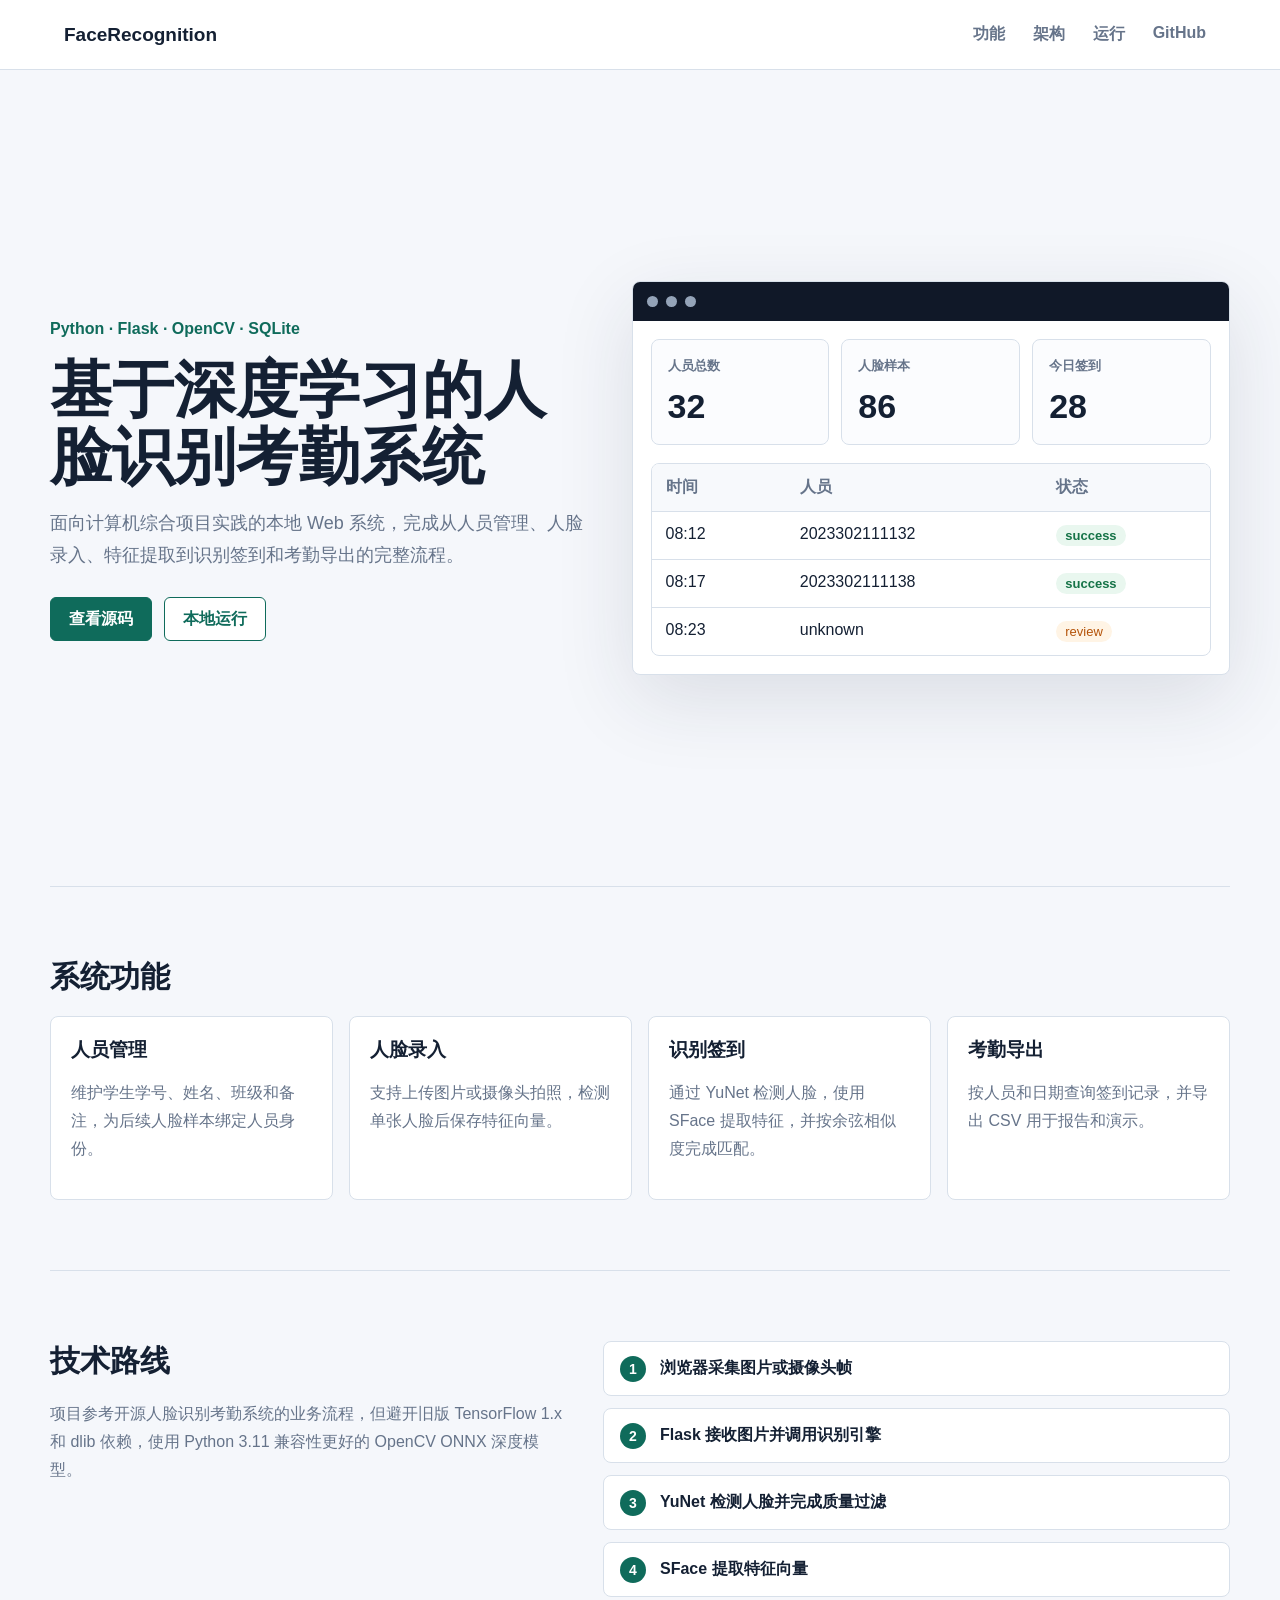
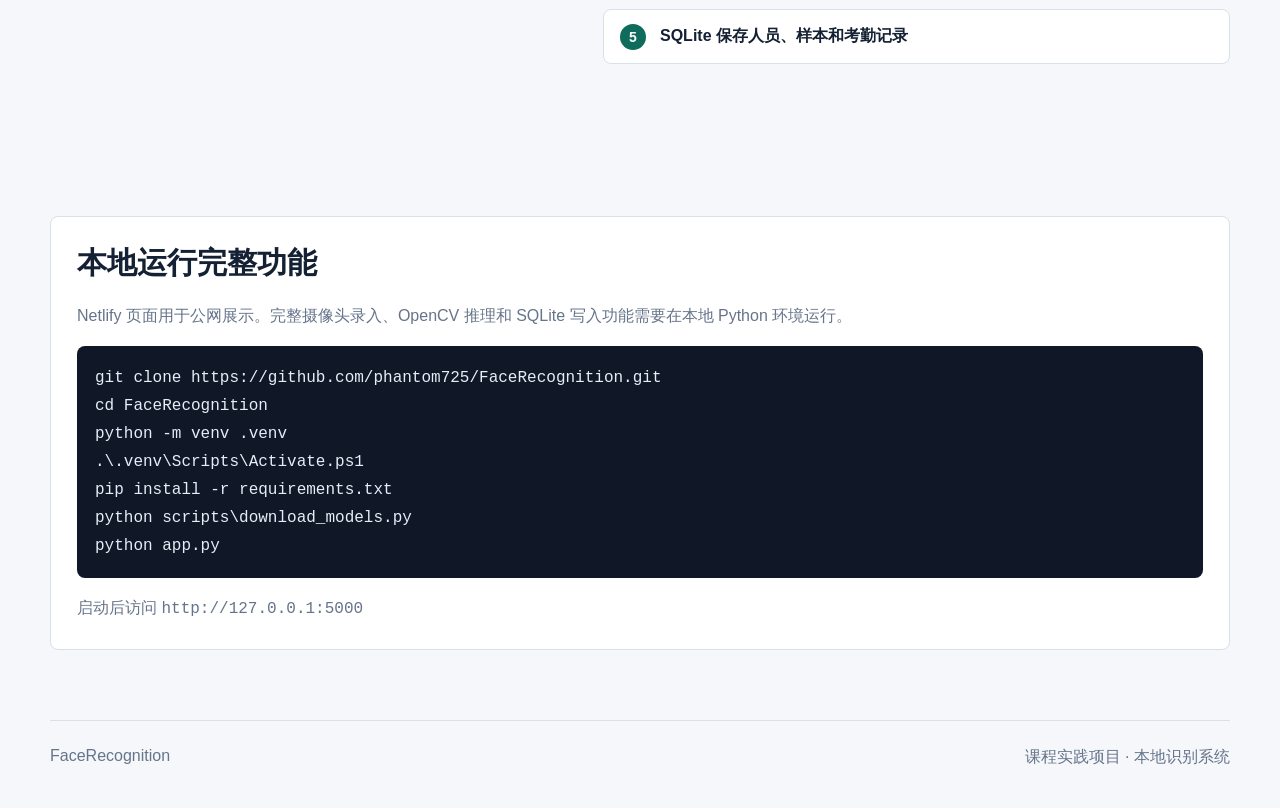
<file: public/index.html>
<!doctype html>
<html lang="zh-CN">
<head>
  <meta charset="utf-8">
  <meta name="viewport" content="width=device-width, initial-scale=1">
  <title>FaceRecognition | 人脸识别考勤系统</title>
  <link rel="stylesheet" href="./styles.css">
</head>
<body>
  <header class="topbar">
    <div class="brand">FaceRecognition</div>
    <nav>
      <a href="#features">功能</a>
      <a href="#architecture">架构</a>
      <a href="#run">运行</a>
      <a href="https://github.com/phantom725/FaceRecognition" target="_blank" rel="noreferrer">GitHub</a>
    </nav>
  </header>

  <main>
    <section class="hero">
      <div class="hero-copy">
        <p class="eyebrow">Python · Flask · OpenCV · SQLite</p>
        <h1>基于深度学习的人脸识别考勤系统</h1>
        <p class="lead">
          面向计算机综合项目实践的本地 Web 系统，完成从人员管理、人脸录入、特征提取到识别签到和考勤导出的完整流程。
        </p>
        <div class="actions">
          <a class="button primary" href="https://github.com/phantom725/FaceRecognition" target="_blank" rel="noreferrer">查看源码</a>
          <a class="button secondary" href="#run">本地运行</a>
        </div>
      </div>
      <div class="dashboard-preview" aria-label="系统界面预览">
        <div class="preview-header">
          <span></span><span></span><span></span>
        </div>
        <div class="preview-grid">
          <div class="preview-metric"><small>人员总数</small><strong>32</strong></div>
          <div class="preview-metric"><small>人脸样本</small><strong>86</strong></div>
          <div class="preview-metric"><small>今日签到</small><strong>28</strong></div>
        </div>
        <div class="preview-table">
          <div class="row head"><span>时间</span><span>人员</span><span>状态</span></div>
          <div class="row"><span>08:12</span><span>2023302111132</span><b>success</b></div>
          <div class="row"><span>08:17</span><span>2023302111138</span><b>success</b></div>
          <div class="row"><span>08:23</span><span>unknown</span><em>review</em></div>
        </div>
      </div>
    </section>

    <section id="features" class="section">
      <h2>系统功能</h2>
      <div class="feature-grid">
        <article>
          <h3>人员管理</h3>
          <p>维护学生学号、姓名、班级和备注，为后续人脸样本绑定人员身份。</p>
        </article>
        <article>
          <h3>人脸录入</h3>
          <p>支持上传图片或摄像头拍照，检测单张人脸后保存特征向量。</p>
        </article>
        <article>
          <h3>识别签到</h3>
          <p>通过 YuNet 检测人脸，使用 SFace 提取特征，并按余弦相似度完成匹配。</p>
        </article>
        <article>
          <h3>考勤导出</h3>
          <p>按人员和日期查询签到记录，并导出 CSV 用于报告和演示。</p>
        </article>
      </div>
    </section>

    <section id="architecture" class="section split">
      <div>
        <h2>技术路线</h2>
        <p>
          项目参考开源人脸识别考勤系统的业务流程，但避开旧版 TensorFlow 1.x 和 dlib 依赖，使用 Python 3.11 兼容性更好的 OpenCV ONNX 深度模型。
        </p>
      </div>
      <ol class="steps">
        <li>浏览器采集图片或摄像头帧</li>
        <li>Flask 接收图片并调用识别引擎</li>
        <li>YuNet 检测人脸并完成质量过滤</li>
        <li>SFace 提取特征向量</li>
        <li>SQLite 保存人员、样本和考勤记录</li>
      </ol>
    </section>

    <section id="run" class="section run-panel">
      <h2>本地运行完整功能</h2>
      <p>Netlify 页面用于公网展示。完整摄像头录入、OpenCV 推理和 SQLite 写入功能需要在本地 Python 环境运行。</p>
      <pre><code>git clone https://github.com/phantom725/FaceRecognition.git
cd FaceRecognition
python -m venv .venv
.\.venv\Scripts\Activate.ps1
pip install -r requirements.txt
python scripts\download_models.py
python app.py</code></pre>
      <p class="local-url">启动后访问 <code>http://127.0.0.1:5000</code></p>
    </section>
  </main>

  <footer>
    <span>FaceRecognition</span>
    <span>课程实践项目 · 本地识别系统</span>
  </footer>
</body>
</html>
</file>
<file: public/styles.css>
:root {
  --bg: #f5f7fb;
  --ink: #142033;
  --muted: #66748a;
  --line: #d8e0ea;
  --surface: #ffffff;
  --primary: #0f6b5b;
  --primary-dark: #0a4d42;
  --accent: #b45309;
  --success: #157347;
}

* {
  box-sizing: border-box;
}

html {
  scroll-behavior: smooth;
}

body {
  margin: 0;
  background: var(--bg);
  color: var(--ink);
  font-family: "Microsoft YaHei", "Segoe UI", Arial, sans-serif;
}

a {
  color: inherit;
  text-decoration: none;
}

.topbar {
  position: sticky;
  top: 0;
  z-index: 10;
  display: flex;
  align-items: center;
  justify-content: space-between;
  gap: 24px;
  padding: 16px clamp(18px, 5vw, 64px);
  background: rgba(255, 255, 255, 0.92);
  border-bottom: 1px solid var(--line);
  backdrop-filter: blur(12px);
}

.brand {
  font-weight: 800;
  font-size: 19px;
}

nav {
  display: flex;
  flex-wrap: wrap;
  gap: 8px;
  justify-content: flex-end;
}

nav a {
  padding: 8px 10px;
  border-radius: 6px;
  color: var(--muted);
  font-weight: 600;
}

nav a:hover {
  background: #eef3f8;
  color: var(--ink);
}

main {
  width: min(1180px, calc(100% - 32px));
  margin: 0 auto;
}

.hero {
  display: grid;
  grid-template-columns: minmax(0, 0.95fr) minmax(420px, 1.05fr);
  gap: 40px;
  align-items: center;
  min-height: calc(100vh - 84px);
  padding: 44px 0;
}

.eyebrow {
  margin: 0 0 14px;
  color: var(--primary);
  font-weight: 800;
}

h1,
h2,
h3 {
  margin: 0;
  letter-spacing: 0;
}

h1 {
  max-width: 680px;
  font-size: clamp(36px, 5vw, 62px);
  line-height: 1.08;
}

h2 {
  font-size: 30px;
  margin-bottom: 18px;
}

h3 {
  font-size: 19px;
  margin-bottom: 10px;
}

p {
  color: var(--muted);
  line-height: 1.75;
}

.lead {
  max-width: 620px;
  font-size: 18px;
}

.actions {
  display: flex;
  flex-wrap: wrap;
  gap: 12px;
  margin-top: 26px;
}

.button {
  display: inline-flex;
  align-items: center;
  justify-content: center;
  min-height: 44px;
  padding: 0 18px;
  border: 1px solid var(--primary);
  border-radius: 6px;
  font-weight: 800;
}

.button.primary {
  background: var(--primary);
  color: #fff;
}

.button.primary:hover {
  background: var(--primary-dark);
}

.button.secondary {
  background: #fff;
  color: var(--primary);
}

.dashboard-preview {
  border: 1px solid var(--line);
  border-radius: 8px;
  background: var(--surface);
  box-shadow: 0 24px 80px rgba(31, 43, 68, 0.12);
  overflow: hidden;
}

.preview-header {
  display: flex;
  gap: 8px;
  padding: 14px;
  background: #101828;
}

.preview-header span {
  width: 11px;
  height: 11px;
  border-radius: 50%;
  background: #94a3b8;
}

.preview-grid {
  display: grid;
  grid-template-columns: repeat(3, 1fr);
  gap: 12px;
  padding: 18px;
}

.preview-metric {
  min-height: 106px;
  padding: 16px;
  border: 1px solid var(--line);
  border-radius: 8px;
  background: #fbfcfe;
}

.preview-metric small {
  color: var(--muted);
  font-weight: 700;
}

.preview-metric strong {
  display: block;
  margin-top: 12px;
  font-size: 34px;
}

.preview-table {
  margin: 0 18px 18px;
  border: 1px solid var(--line);
  border-radius: 8px;
  overflow: hidden;
}

.row {
  display: grid;
  grid-template-columns: 0.7fr 1.4fr 0.8fr;
  gap: 12px;
  padding: 13px 14px;
  border-top: 1px solid var(--line);
}

.row:first-child {
  border-top: 0;
}

.row.head {
  background: #f7f9fc;
  color: var(--muted);
  font-weight: 800;
}

.row b,
.row em {
  justify-self: start;
  padding: 3px 9px;
  border-radius: 999px;
  font-style: normal;
  font-size: 13px;
}

.row b {
  color: var(--success);
  background: #e9f7ef;
}

.row em {
  color: var(--accent);
  background: #fff4e5;
}

.section {
  padding: 70px 0;
  border-top: 1px solid var(--line);
}

.feature-grid {
  display: grid;
  grid-template-columns: repeat(4, minmax(0, 1fr));
  gap: 16px;
}

article,
.run-panel {
  border: 1px solid var(--line);
  border-radius: 8px;
  background: var(--surface);
}

article {
  padding: 20px;
}

.split {
  display: grid;
  grid-template-columns: minmax(0, 0.9fr) minmax(320px, 1.1fr);
  gap: 40px;
  align-items: start;
}

.steps {
  margin: 0;
  padding: 0;
  list-style: none;
  counter-reset: step;
}

.steps li {
  position: relative;
  margin-bottom: 12px;
  padding: 16px 18px 16px 56px;
  border: 1px solid var(--line);
  border-radius: 8px;
  background: var(--surface);
  font-weight: 700;
}

.steps li::before {
  counter-increment: step;
  content: counter(step);
  position: absolute;
  left: 16px;
  top: 50%;
  width: 26px;
  height: 26px;
  transform: translateY(-50%);
  border-radius: 50%;
  background: var(--primary);
  color: #fff;
  text-align: center;
  line-height: 26px;
  font-size: 14px;
}

.run-panel {
  margin: 70px 0;
  padding: 26px;
}

pre {
  overflow-x: auto;
  padding: 18px;
  border-radius: 8px;
  background: #101828;
  color: #e5edf7;
  line-height: 1.75;
}

code {
  font-family: Consolas, "Courier New", monospace;
}

.local-url {
  margin-bottom: 0;
}

footer {
  display: flex;
  justify-content: space-between;
  gap: 16px;
  width: min(1180px, calc(100% - 32px));
  margin: 0 auto;
  padding: 26px 0 40px;
  color: var(--muted);
  border-top: 1px solid var(--line);
}

@media (max-width: 900px) {
  .hero,
  .split,
  .feature-grid {
    grid-template-columns: 1fr;
  }

  .hero {
    min-height: auto;
  }
}

@media (max-width: 640px) {
  .topbar,
  footer {
    align-items: flex-start;
    flex-direction: column;
  }

  .preview-grid {
    grid-template-columns: 1fr;
  }

  .row {
    grid-template-columns: 1fr;
  }
}
</file>
